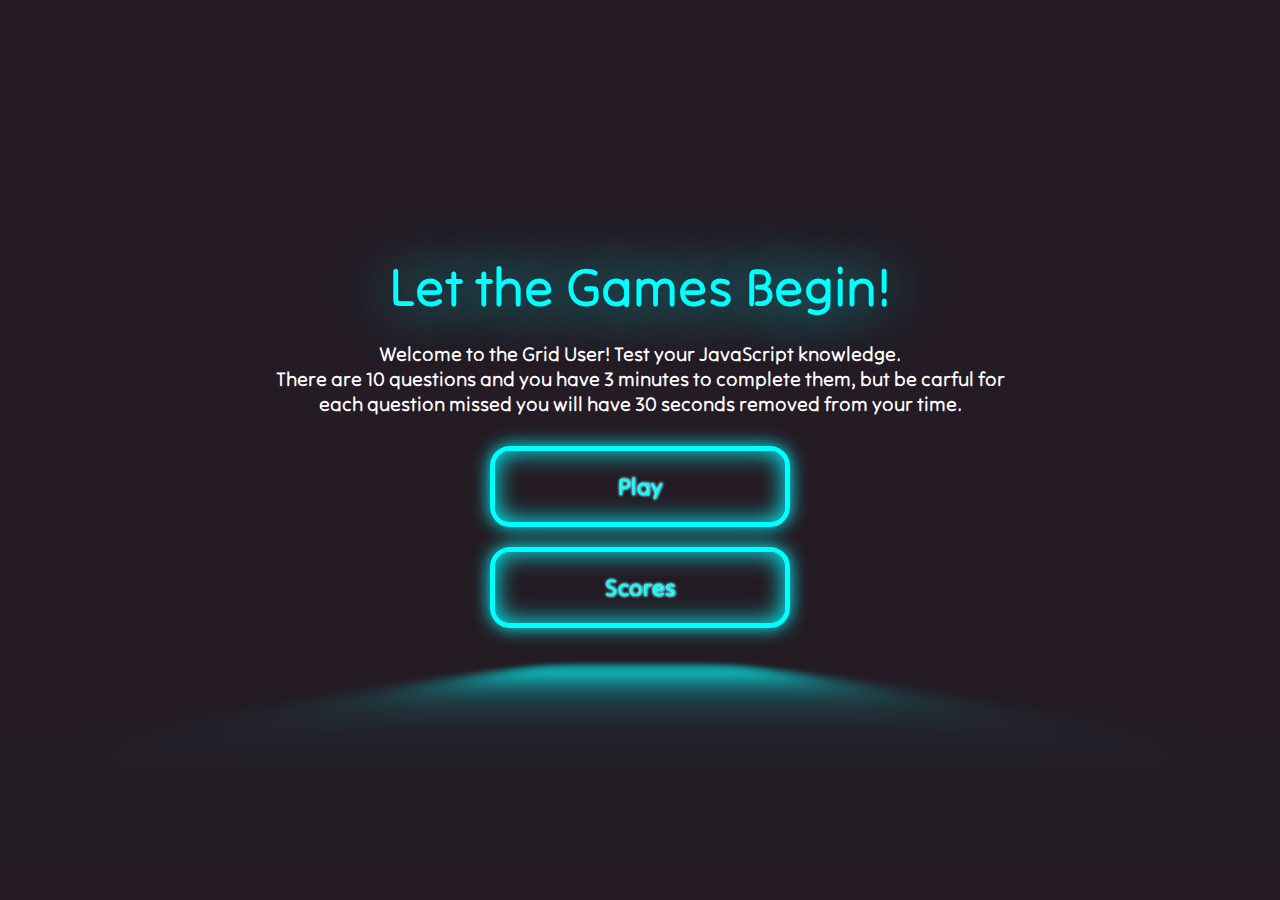
<file: index.html>
<!DOCTYPE html>
<html lang="en">
<head>
    <meta charset="UTF-8">
    <meta http-equiv="X-UA-Compatible" content="IE=edge">
    <meta name="viewport" content="width=device-width, initial-scale=1.0">
     <link rel="stylesheet" href="./assets/style.css"> <!-- connects to the style sheet -->
    <!-- the below code links to the google font that I used -->
     <link rel="preconnect" href="https://fonts.googleapis.com">
<link rel="preconnect" href="https://fonts.gstatic.com" crossorigin>
<link href="https://fonts.googleapis.com/css2?family=Tilt+Neon&display=swap" rel="stylesheet">
<!--end of google font link-->
    <title>JavaScript Quiz</title>
</head>
<body> <!--basic layout for the main intro page-->
    <div class="container">
   <div id="home" class="main-styling ">  
    <h1>Let the Games Begin!</h1>
    <p>Welcome to the Grid User! Test your JavaScript knowledge.<br> There are 10 questions and you have 3 minutes to complete them, but be carful for each question missed you will have 30 seconds removed from your time. </p>
    <a href="./quiz.html" class="btn">Play</a>
    <a href="./highscores.html" id="highscore-btn" class="btn">Scores</a>
   </div>
</div>
</body>
</html>
</file>
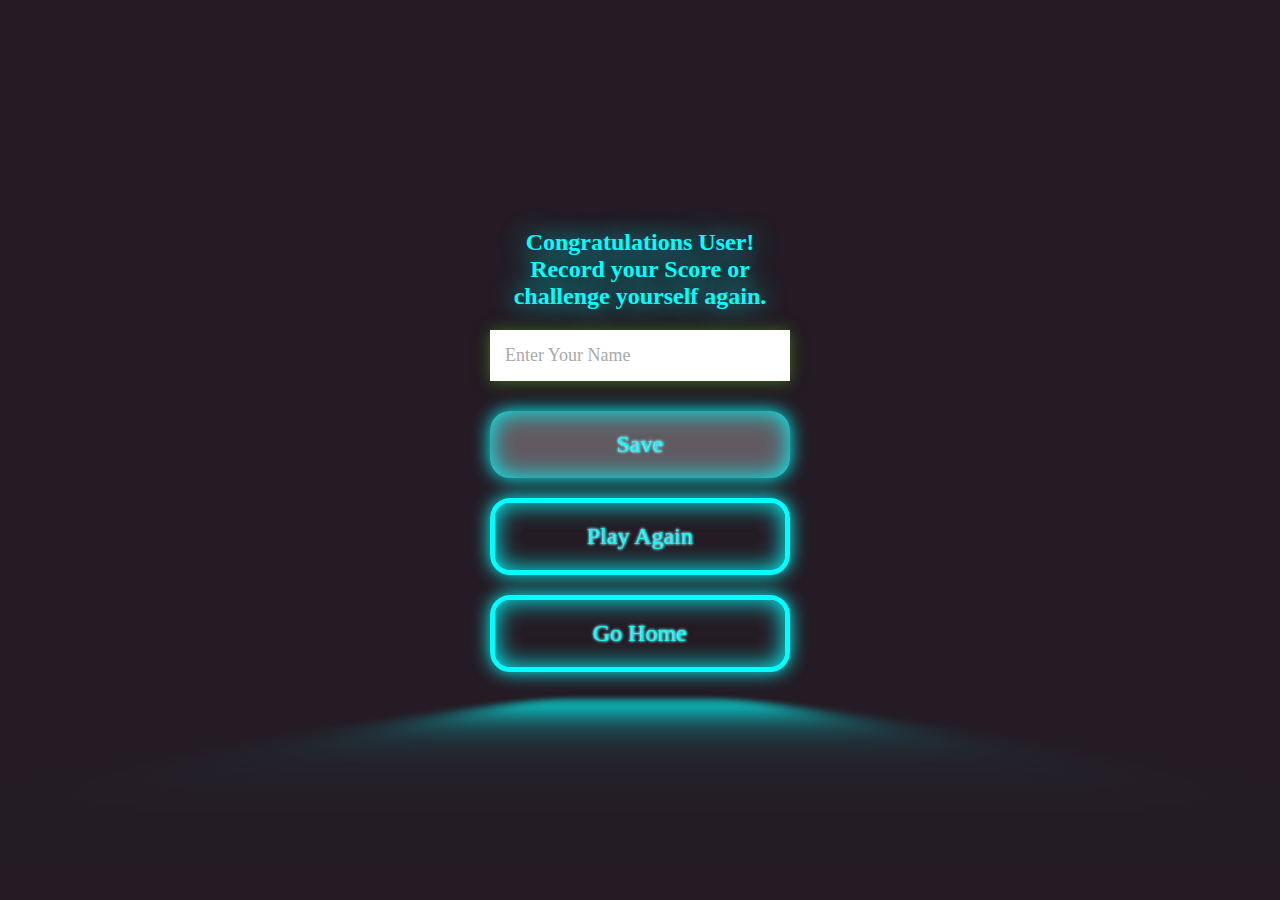
<file: end.html>
<!DOCTYPE html>
<html lang="en">
<head>
    <meta charset="UTF-8">
    <meta http-equiv="X-UA-Compatible" content="IE=edge">
    <meta name="viewport" content="width=device-width, initial-scale=1.0">
    <link rel="stylesheet" href="./assets/style.css">
    <title>Record your Score</title>
</head>
<body>
    <div class="container">
        <div id="end" class=" main-styling">
            <h1 id="finalScore">0</h1>
            <form class="end-form-container">
                <h2 id="end-text">Congratulations User! Record your Score or challenge yourself again.</h2>
                <input type="text" name="name" id="username" placeholder="Enter Your Name">
                <button class="btn" id="saveScoreBtn" type="submit" onclick="saveHighScore(event)" disabled>Save</button>
            </form>
            <a href="./quiz.html" class="btn">Play Again</a>
            <a href="./index.html" class="btn home">Go Home</a>
        </div>

    </div>
    <script src="./assets/end.js"></script>
</body>
</html>
</file>
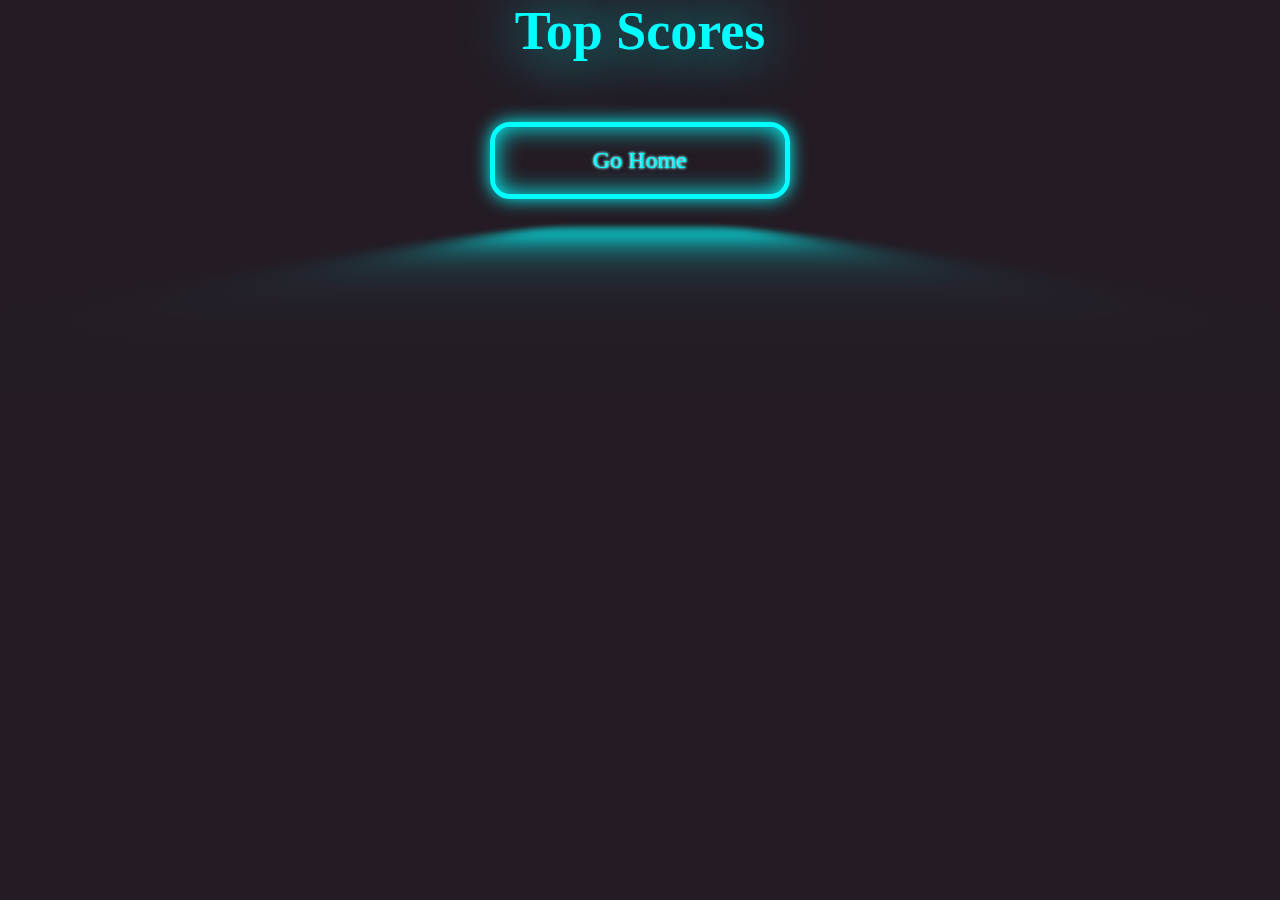
<file: highscores.html>
<!DOCTYPE html>
<html lang="en">
<head>
    <meta charset="UTF-8">
    <meta http-equiv="X-UA-Compatible" content="IE=edge">
    <meta name="viewport" content="width=device-width, initial-scale=1.0">
    <link rel="stylesheet" href="./assets/style.css">
    <link rel="stylesheet" href="./assets/highscores.css">
    <title>High Scores</title>
</head>
<body>
    <div class="containter">
        <div id="highScores" class="main-styling ">
            <h1 id="finalScore">Top Scores</h1>
            <ul id="highScoresList"></ul>
            <a href="index.html" class="btn home">Go Home</a>
        </div>
    </div>
    <script src="./assets/highscores.js"></script>
</body>
</html>
</file>
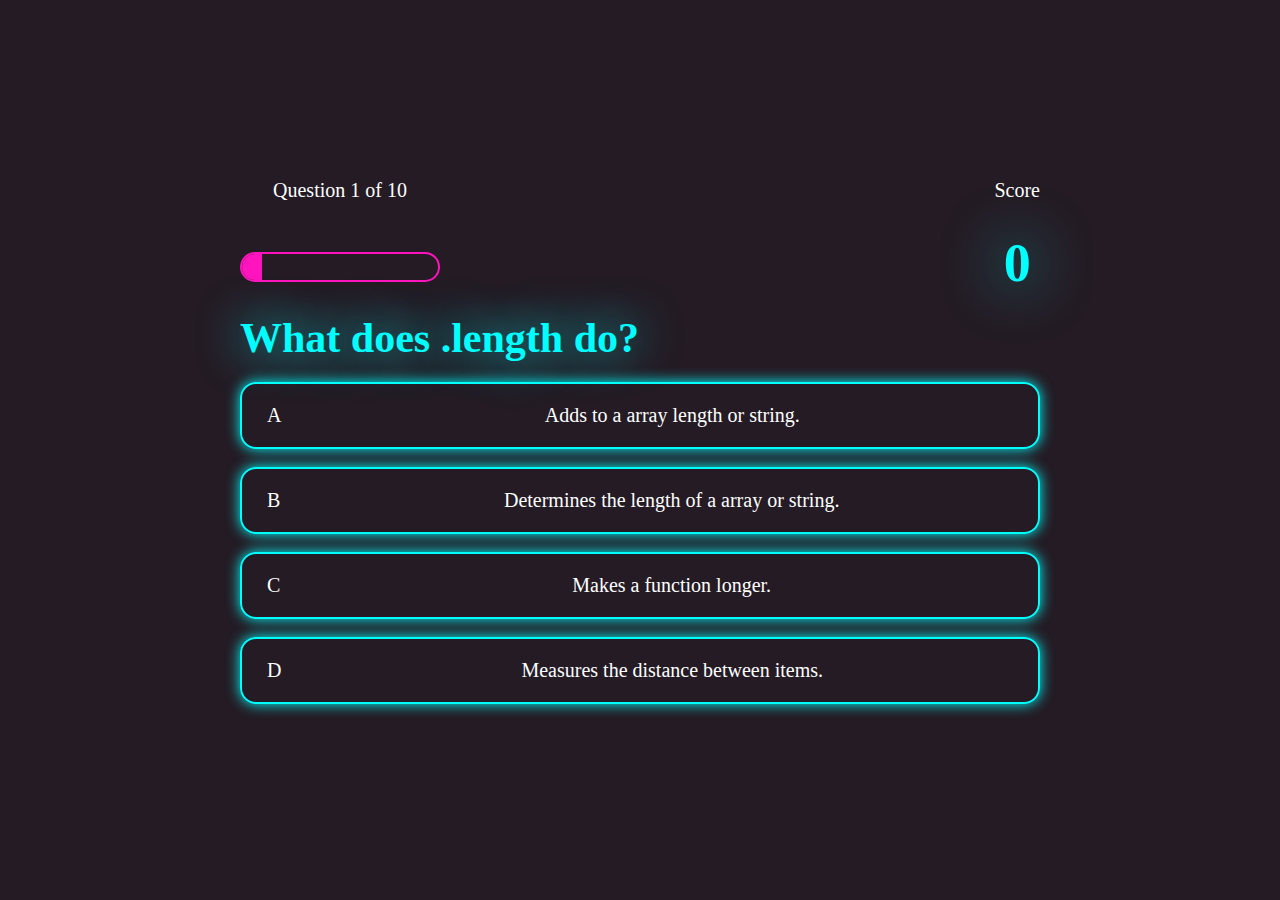
<file: quiz.html>
<!DOCTYPE html>
<html lang="en">
<head>
    <meta charset="UTF-8">
    <meta http-equiv="X-UA-Compatible" content="IE=edge">
    <meta name="viewport" content="width=device-width, initial-scale=1.0">
    <link rel="stylesheet" href="assets/style.css">
    <link rel="stylesheet" href="assets/quiz.css">
    <title>Challenge Game</title>
</head>
<body>
    <!-- id="game" -->
  <div class="container">
    <div  class="justify-center ">
        <div id="hud">
            <div class="hud-item">
                <p id="progressText" class="hud-prefix">
                   Question 
                </p>
                <div id="progressBar">
                    <div id="progressBarFull"></div>
                </div>
            </div>
            <div class="hud-item">
                <p class="hud-prefix">
                    Score
                </p>
                <h1 class="hud-main-text" id="score">
                    0
                </h1>
                <p id="countdown"></p>
            </div>
        </div>
        <h2 id="question"></h2>
        <div class="multiple-choice">
            <p class="a-b-c-d">A</p>
            <p class="answer-text" data-number="1"></p>
        </div>
        <div class="multiple-choice">
            <p class="a-b-c-d">B</p>
            <p class="answer-text" data-number="2"></p>
        </div>
        <div class="multiple-choice">
            <p class="a-b-c-d">C</p>
            <p class="answer-text" data-number="3"></p>
        </div>
        <div class="multiple-choice">
            <p class="a-b-c-d">D</p>
            <p class="answer-text" data-number="4"></p>
        </div>
    </div>
  </div>  
  <script src="./assets/quiz.js"></script>
</body>
</html>
</file>
<file: assets/style.css>
/* provides over all styling and holds variables for the colors I am using multiple times so I dont have to type them out each time */
:root { 
    background-color: #241b24;
    --clr-neon: hsl(180,100%,50%);
    --clr-bg: hsl(323 21% 16%);
    --other-neon: hsl(317 100% 54%);
 
}


* {
    box-sizing: border-box;
    margin: 0;
    padding: 0;
    font-size: 62.5%;
    font-family: 'Tilt Neon', cursive;
   
}
/* provides the styling for all of the h1 elements */
h1 {
    font-size: 5.4rem;
    color: var(--clr-neon);
    text-shadow: 0 0 0.125em hsl(0 0% 100% /-0.5),
    0 0 1.125em currentColor;
    margin-bottom: 2rem;
}

/* styling for all of the h2 elements */
h2 {
    color: var(--clr-neon);
    font-size: 4.2rem;
    margin-bottom: 2rem;
    text-shadow: 0 0 0.125em hsl(0 0% 100% /-0.5),
    0 0 1.125em currentColor;
}

/* styling for all of the h2 elements */
p {
    font-size: 2rem;
    padding-bottom: 3rem;
    color: white;
    text-align: center;
}

/* styling for the timer */
#countdown {
    position: absolute;
   color: var(--clr-neon);
    font-size: 4.2rem;
    right: 5rem;
    top: 2rem;
}

/* styling for the items in class container  */
.container {
    width: 100vw; /* allows items to take up 100% of the view width*/
    height: 100vh;/* allows items to take up 100% of the view height*/
    display: flex;
    justify-content: center;
    align-items: center;
    max-width: 80rem; 
    margin: 0 auto;
    padding: 2rem;

}

/* styling for items in class main-styling  */
.main-styling {
    display: flex;
    flex-direction: column;
    justify-content: center;
    align-items: center;
}




.justify-center {
    justify-content: center;

}



.btn {
    font-size: 2.4rem;
    padding: 2rem 0;
    width: 30rem;
    text-align: center;
    margin-bottom: 2rem;
    text-decoration: none;
    color: var(--clr-neon);
    border: var(--clr-neon) .50rem solid;
  
    border-radius: 20px;
    text-shadow: 0 0 0.125em hsl(0 0% 100% /1.5),
     0 0 0.125em currentColor;
    box-shadow: inset 0 0 1em 0 currentColor, 0 0 0.75em 0 currentColor;
    position: relative;
   
}

#highscore-btn::before {
    pointer-events: none;
    content: "";
    position: absolute;
    background: var(--clr-neon);
    top: 120%;
    left: 0;
    width: 100%;
    height: 100%;

    transform: perspective(1em) rotateX(40deg)
    scale(1, 0.35);
    filter: blur(1em);
    opacity: 0.7;
}

.home::before {
    content: "";
    position: absolute;
    background: var(--clr-neon);
    top: 110%;
    left: 0;
    width: 100%;
    height: 100%;
    transform: perspective(1em) rotateX(40deg)
    scale(1, 0.35);
    filter: blur(1em);
    opacity: 0.7;
}



.btn::after {
content: "";
position: absolute;
top: 0;
bottom: 0;
left: 0;
right: 0;
box-shadow: 0 0 2em .5em var(--clr-neon);
opacity: 0;
transition: opacity 100ms linear;
background-color: var(--clr-neon);
z-index: -1;
}

.btn:hover,
.btn:focus {
    cursor:pointer;
    background: var(--clr-neon);
    color: var(--clr-bg);
    text-shadow: none;
}

.btn:hover::after, .btn:focus::after{
    opacity: 1;
}

.btn:hover::before, .btn:focus::before{
    opacity: 1;
}




/* end page style */

/* controls the style for the save button while the form area is blank */
.btn[disabled]:hover {
    cursor: not-allowed;
    box-shadow: none;
    transform: none;
   
}

.end-form-container {
    width: 100%;
    display: flex;
    flex-direction: column;
    align-items: center;
    max-width: 30rem;
}
 

input {
    margin-bottom: 1rem;
    width: 20rem;
    padding: 1.5rem;
    font-size: 1.8rem;
    border: none;
    box-shadow: 0 0.1rem 1.4rem 0 rgba(86, 185, 25, 0.5);
}

input::placeholder{
    color: #aaa;
}
 

#username {
    margin-bottom: 3rem;
    width: 100%;
    outline: none;
}

#end-text {
    font-size: 2.4rem;
   
    text-align: center;
}

#saveScoreBtn {
    border: none;
}
</file>
<file: assets/highscores.css>
body {
    color: #fff;
}

#highScoresList {
    list-style: none;
    margin-bottom: 4rem;
}

.high-score {
    font-size: 2.8rem;
    margin-bottom: 0.5rem;
    
}
</file>
<file: assets/quiz.css>
body {
    color: #fff
}

.multiple-choice {
    display: flex;
    margin-bottom: 1.8rem;
    width: 100%;
    border-radius: 16px;
     border: var(--clr-neon) .25rem solid;
       box-shadow: 0 0 1.4rem 0 var(--clr-neon);
    
    font-size: 3rem;
    min-width: 80rem;
    
}

.multiple-choice:hover {
    cursor: pointer;
    box-shadow: 0 0.4rem 1.4rem 0 var(--other-neon);
    transition: transform 150ms;
    transform: scale(1.03);
}

.a-b-c-d {
    padding: 2rem 2.5rem;
    color: white
}

.answer-text {
    padding: 2rem;
    width: 100%;
}

.correct {
    background: linear-gradient(30deg, rgb(9, 147, 9) 0%, rgb(31, 104, 31) 100% );
}

.incorrect {
    background-color: hsl(0,100%,42%);
   
}

#hud {
    display: flex;
    justify-content: space-between;
    }


 .hud-prefix {
    text-align: center;
    font-size: 2rem;
 }   

.hud-main-text {
    text-align: center;
}

#progressBar {
    width: 20rem;
    height: 3rem;
    border: 0.2rem solid var(--other-neon);
  
    margin-top: 2rem;
    border-radius: 50px;
    overflow: hidden;
}

#progressBarFull {
    height: 100%;
    background: var(--other-neon);
  
    width: 0%;
}


@media screen and (max-width: 768px) {
    .multiple-choice {
        min-width: 40rem;
    }
    
}
</file>
